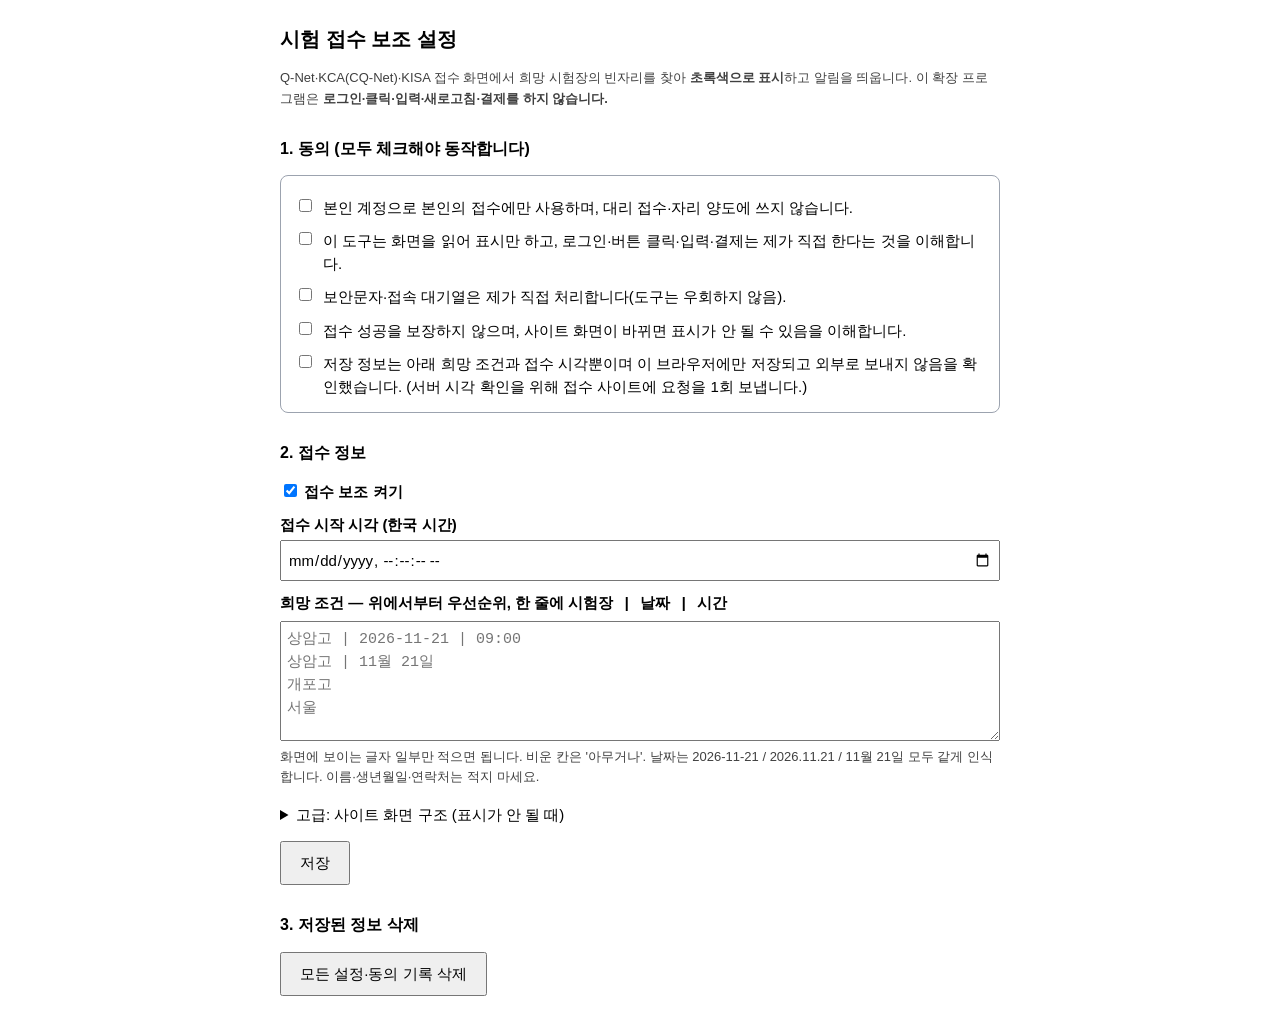
<file: exam_booker/extension/options.html>
<!doctype html>
<html lang="ko">
<head>
<meta charset="utf-8">
<title>시험 접수 보조 설정</title>
<style>
  :root { color-scheme: light dark; }
  body { font: 15px/1.55 sans-serif; max-width: 720px; margin: 24px auto; padding: 0 16px; }
  h1 { font-size: 20px; } h2 { font-size: 16px; margin-top: 28px; }
  label { display: block; margin: 10px 0 4px; font-weight: 600; }
  input[type=text], input[type=datetime-local], textarea { width: 100%; box-sizing: border-box; padding: 6px; font: inherit; }
  textarea { min-height: 120px; font-family: ui-monospace, monospace; }
  .hint { font-size: 13px; opacity: .75; }
  .consent { border: 1px solid #9ca3af; border-radius: 8px; padding: 10px 14px; }
  .consent label { font-weight: normal; display: flex; gap: 8px; align-items: flex-start; }
  #status { margin-left: 10px; font-weight: 600; }
  .err { color: #dc2626; } .ok { color: #16a34a; }
  button { padding: 8px 18px; font: inherit; cursor: pointer; }
  details { margin-top: 16px; }
</style>
</head>
<body>
<h1>시험 접수 보조 설정</h1>
<p class="hint">Q-Net·KCA(CQ-Net)·KISA 접수 화면에서 희망 시험장의 빈자리를 찾아 <b>초록색으로 표시</b>하고 알림을 띄웁니다.
이 확장 프로그램은 <b>로그인·클릭·입력·새로고침·결제를 하지 않습니다.</b></p>

<h2>1. 동의 (모두 체크해야 동작합니다)</h2>
<div class="consent" id="consent">
  <label><input type="checkbox" data-c> 본인 계정으로 본인의 접수에만 사용하며, 대리 접수·자리 양도에 쓰지 않습니다.</label>
  <label><input type="checkbox" data-c> 이 도구는 화면을 읽어 표시만 하고, 로그인·버튼 클릭·입력·결제는 제가 직접 한다는 것을 이해합니다.</label>
  <label><input type="checkbox" data-c> 보안문자·접속 대기열은 제가 직접 처리합니다(도구는 우회하지 않음).</label>
  <label><input type="checkbox" data-c> 접수 성공을 보장하지 않으며, 사이트 화면이 바뀌면 표시가 안 될 수 있음을 이해합니다.</label>
  <label><input type="checkbox" data-c> 저장 정보는 아래 희망 조건과 접수 시각뿐이며 이 브라우저에만 저장되고 외부로 보내지 않음을 확인했습니다.
    (서버 시각 확인을 위해 접수 사이트에 요청을 1회 보냅니다.)</label>
</div>

<h2>2. 접수 정보</h2>
<label><input type="checkbox" id="enabled" checked> 접수 보조 켜기</label>
<label for="openAt">접수 시작 시각 (한국 시간)</label>
<input type="datetime-local" id="openAt" step="1">
<label for="prefs">희망 조건 — 위에서부터 우선순위, 한 줄에 <code>시험장 | 날짜 | 시간</code></label>
<textarea id="prefs" placeholder="상암고 | 2026-11-21 | 09:00&#10;상암고 | 11월 21일&#10;개포고&#10;서울"></textarea>
<div class="hint">화면에 보이는 글자 일부만 적으면 됩니다. 비운 칸은 '아무거나'. 날짜는 2026-11-21 / 2026.11.21 / 11월 21일 모두 같게 인식합니다.
  이름·생년월일·연락처는 적지 마세요.</div>

<details>
  <summary>고급: 사이트 화면 구조 (표시가 안 될 때)</summary>
  <p class="hint">사이트 화면이 바뀌어 일정 줄을 못 찾으면 F12(개발자도구)로 확인해 바꿉니다. 비우면 기본값.</p>
  <label for="slotRow">일정 행 선택자 (기본: <code>table tbody tr</code>)</label>
  <input type="text" id="slotRow" placeholder="table tbody tr">
  <label for="applyTexts">원서접수 버튼 글자 (쉼표 구분)</label>
  <input type="text" id="applyTexts" placeholder="원서접수, 접수하기, 접수 신청, 신청하기">
  <label for="fullKeywords">'자리 없음'으로 볼 글자 (쉼표 구분)</label>
  <input type="text" id="fullKeywords" placeholder="마감, 매진, 불가">
</details>

<p><button id="save">저장</button><span id="status"></span></p>

<h2>3. 저장된 정보 삭제</h2>
<p><button id="wipe">모든 설정·동의 기록 삭제</button></p>

<script src="matching.js"></script>
<script src="options.js"></script>
</body>
</html>
</file>
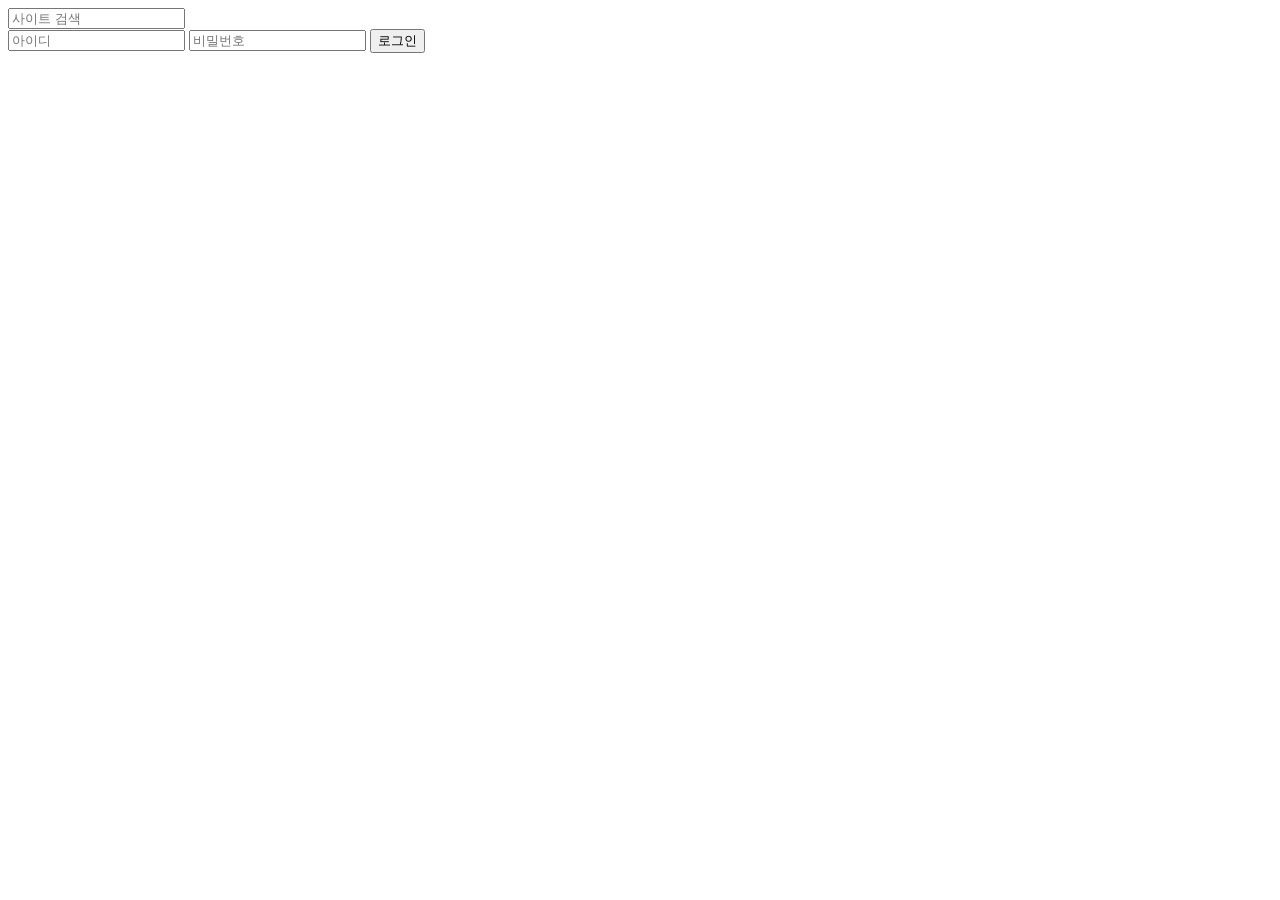
<file: exam_booker/mock/mock_login.html>
<!doctype html>
<html lang="ko">
<head><meta charset="utf-8"><title>모의 로그인</title></head>
<body>
<!-- 테스트용 가짜 로그인 화면 (실제 사이트와 무관). 아이디 tester / 비밀번호 test-pw-1234 -->
<input id="search" type="text" placeholder="사이트 검색">
<form id="loginForm" onsubmit="return login()">
  <input type="text" name="userId" placeholder="아이디">
  <input type="password" name="userPw" placeholder="비밀번호">
  <button type="submit">로그인</button>
</form>
<div id="welcome" hidden>홍*동님 환영합니다 <a href="#">로그아웃</a></div>
<p id="error"></p>
<script>
  function login() {
    const f = document.getElementById("loginForm");
    if (document.getElementById("search").value) { document.getElementById("error").textContent = "검색창 오입력"; return false; }
    if (f.userId.value === "tester" && f.userPw.value === "test-pw-1234") {
      f.hidden = true; document.getElementById("welcome").hidden = false;
    } else {
      document.getElementById("error").textContent = "아이디 또는 비밀번호가 틀렸습니다";
    }
    return false;
  }
</script>
</body>
</html>
</file>
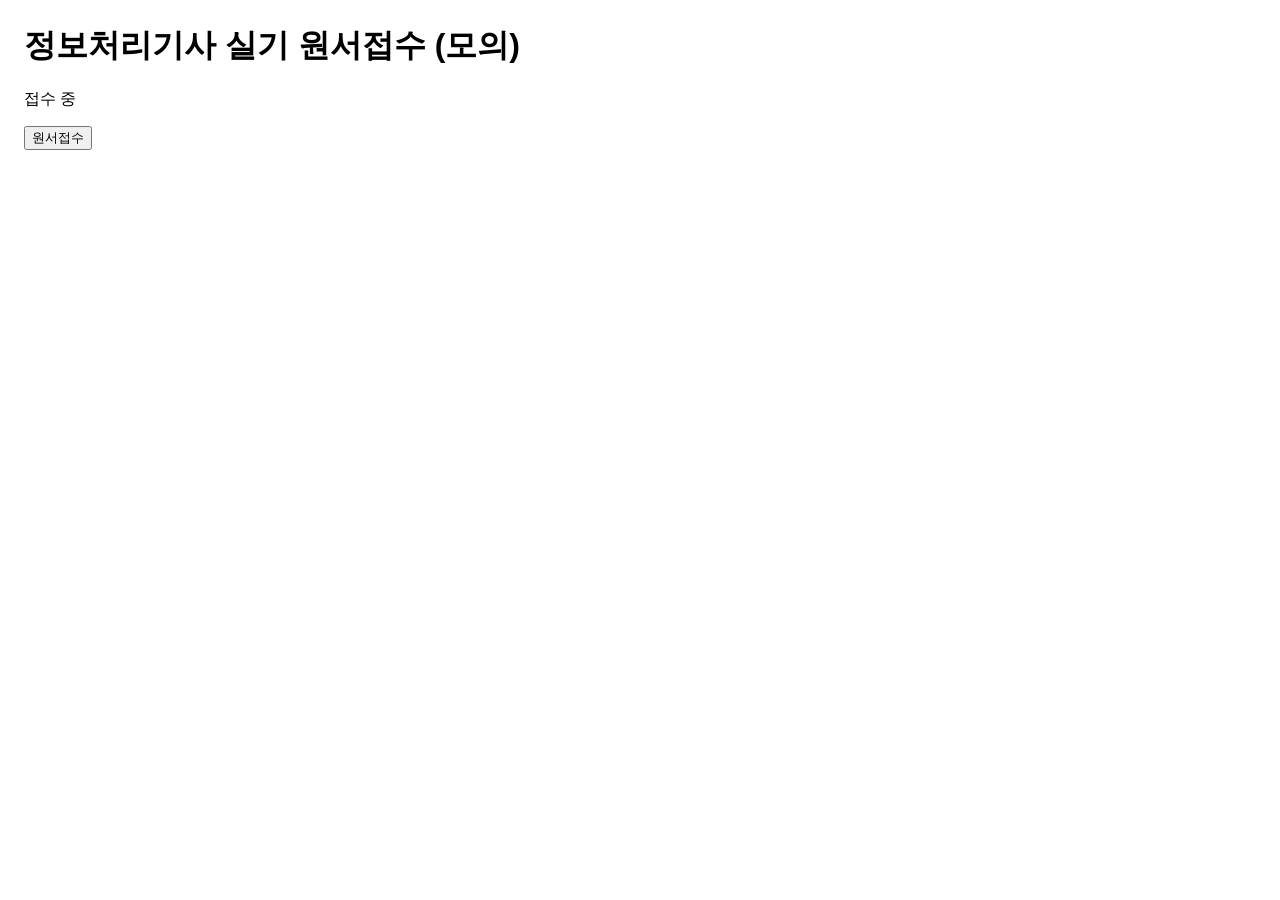
<file: exam_booker/mock/mock_site.html>
<!doctype html>
<html lang="ko">
<head>
<meta charset="utf-8">
<title>모의 시험 접수 사이트</title>
<style>
  body { font-family: sans-serif; margin: 24px; }
  table { border-collapse: collapse; margin-top: 12px; }
  td, th { border: 1px solid #999; padding: 4px 10px; }
  #captcha { display: none; padding: 12px; background: #fee; margin: 8px 0; }
  #result { margin-top: 12px; font-weight: bold; }
</style>
</head>
<body>
<!--
  연습·테스트용 가짜 접수 화면 (실제 사이트와 무관).
  주소 뒤 쿼리:  ?open=<접수 시작 epoch ms>&captcha=1(보안문자 화면 표시)
-->
<h1>정보처리기사 실기 원서접수 (모의)</h1>
<p id="status"></p>
<button id="apply" disabled>원서접수</button>
<div id="captcha">보안문자를 입력하세요: <input id="captcha-input"> <button id="captcha-ok">확인</button></div>
<div id="step2" hidden>
  <label>지역 <select id="region"><option>전체</option><option>서울</option></select></label>
  <button id="search">조회</button>
  <table id="slots"><thead><tr><th>시험일</th><th>시간</th><th>시험장</th><th>잔여석</th><th></th></tr></thead><tbody></tbody></table>
  <button id="final" hidden>접수하기(결제)</button>
</div>
<div id="result"></div>
<script>
  const q = new URLSearchParams(location.search);
  const openAt = Number(q.get("open") || 0);
  const apply = document.getElementById("apply");
  const status = document.getElementById("status");
  if (q.get("captcha") === "1") document.getElementById("captcha").style.display = "block";
  document.getElementById("captcha-ok").onclick = () => { document.getElementById("captcha").style.display = "none"; };

  if (Date.now() >= openAt) { apply.disabled = false; status.textContent = "접수 중"; }
  else { status.textContent = "접수 시작 전입니다"; }

  const SLOTS = [
    ["2026. 11. 21", "09:00", "서울 마포 상암고", "0"],
    ["2026. 11. 21", "13:00", "서울 마포 상암고", "3"],
    ["2026. 11. 22", "09:00", "서울 강남 개포고", "12"],
    ["2026. 11. 22", "09:00", "인천 부평 부평고", "마감"],
  ];
  apply.onclick = () => { document.getElementById("step2").hidden = false; };
  document.getElementById("search").onclick = () => {
    const tb = document.querySelector("#slots tbody");
    tb.innerHTML = "";
    SLOTS.forEach((s, i) => {
      const tr = document.createElement("tr");
      tr.className = "slot";
      tr.innerHTML = `<td>${s[0]}</td><td>${s[1]}</td><td>${s[2]}</td><td>${s[3] === "마감" ? "마감" : "잔여 " + s[3]}</td><td><button class="choose">선택</button></td>`;
      tr.querySelector(".choose").onclick = () => {
        if (!confirm(`${s[2]} ${s[0]} ${s[1]} 으로 선택하시겠습니까?`)) return;
        document.getElementById("result").textContent = `선택됨: ${s[0]} ${s[1]} ${s[2]}`;
        document.getElementById("final").hidden = false;
      };
      tb.appendChild(tr);
    });
  };
  document.getElementById("final").onclick = () => {
    document.getElementById("result").textContent += " / 접수 완료";
  };
</script>
</body>
</html>
</file>
